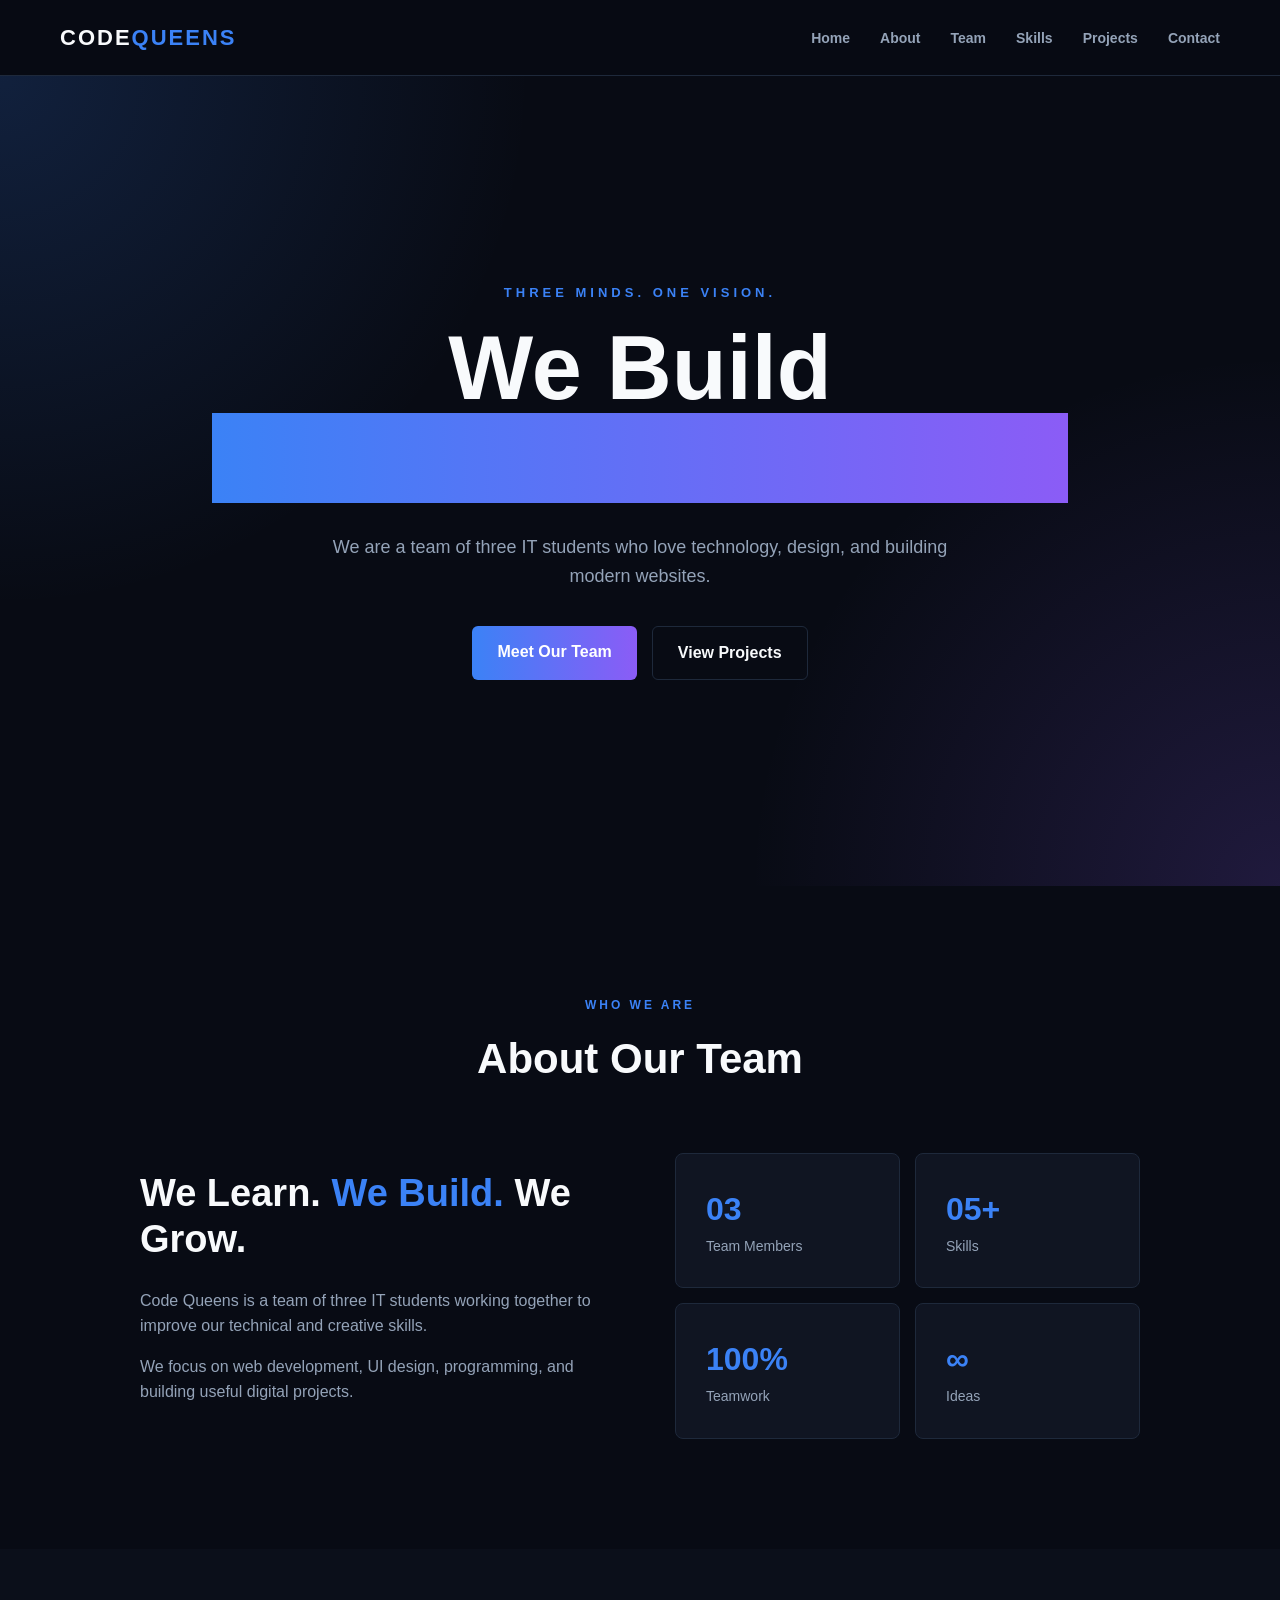
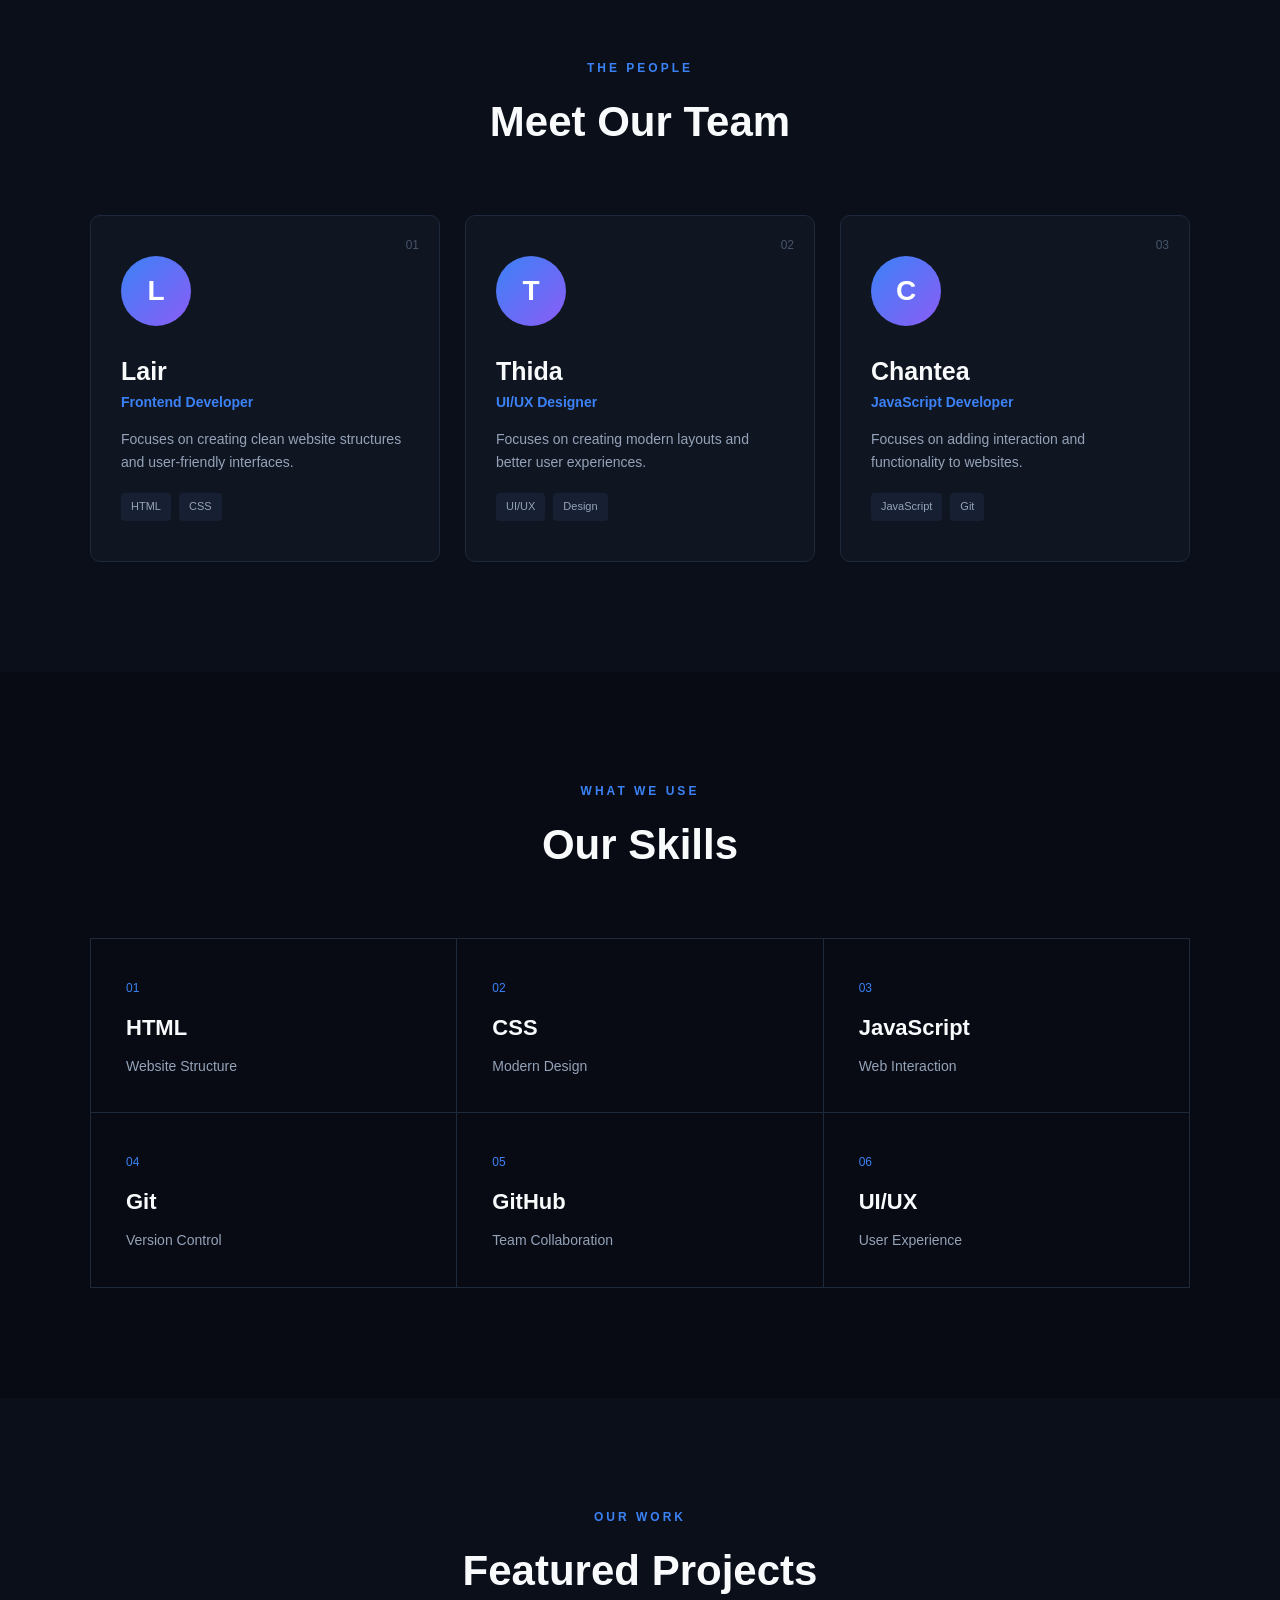
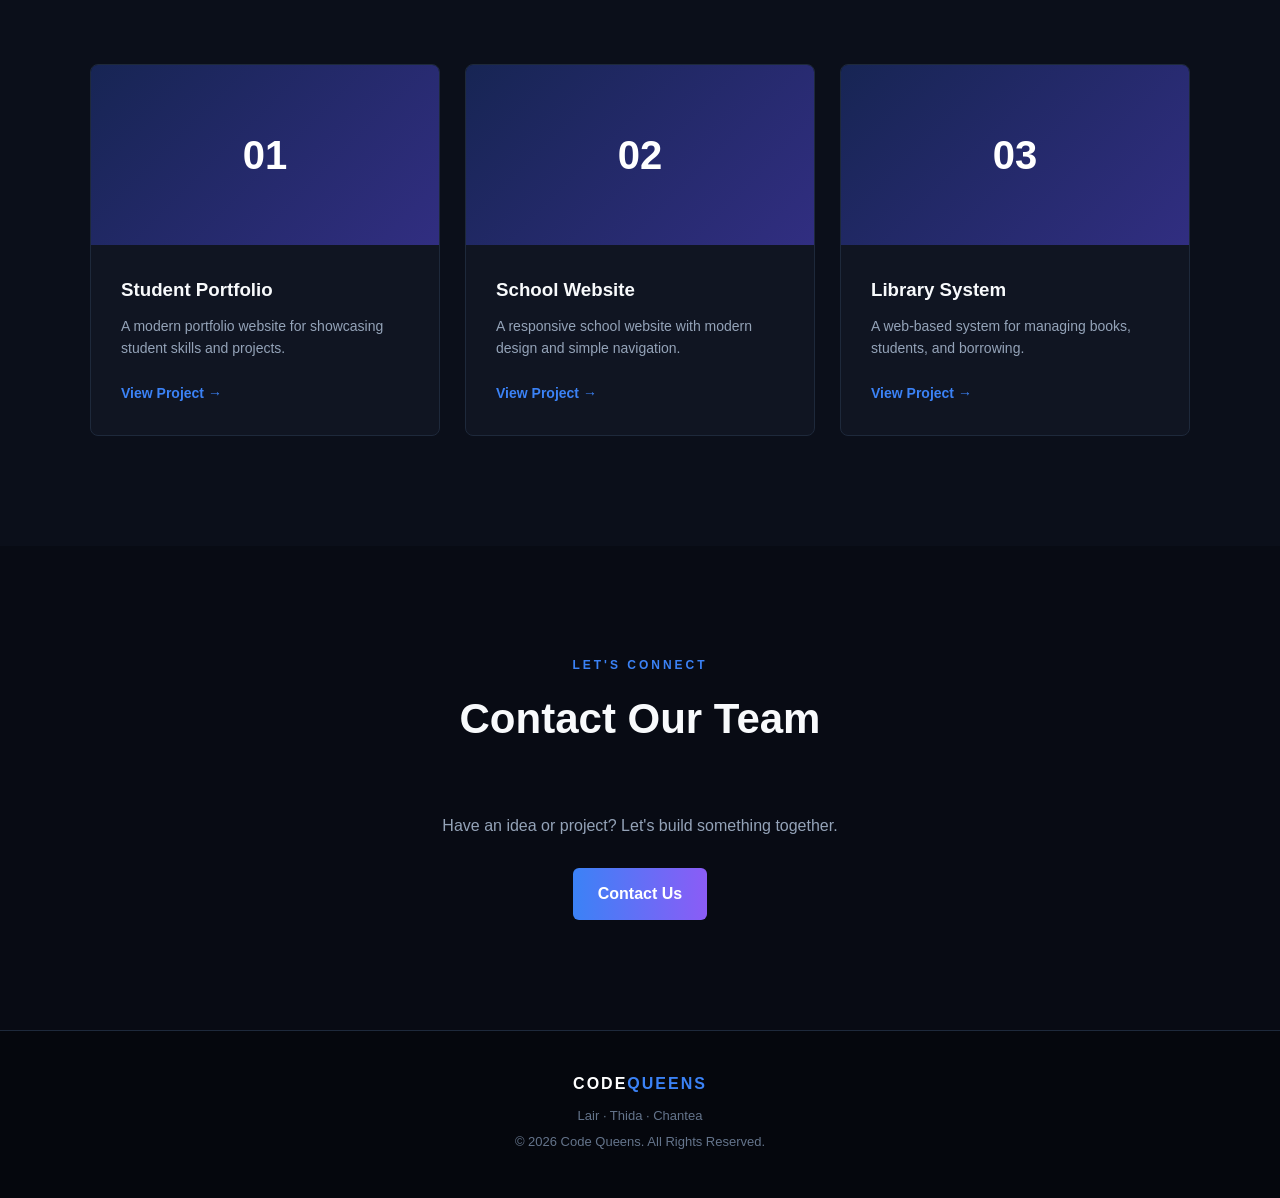
<file: index.html>
<!DOCTYPE html>
<html lang="en">

<head>
    <meta charset="UTF-8">
    <meta name="viewport" content="width=device-width, initial-scale=1.0">

    <title>Code Queens | Digital Team</title>

    <link rel="stylesheet" href="css/style.css">
</head>

<body>

    <!-- ================= NAVBAR ================= -->

    <header>
        <nav class="navbar">

            <a href="#home" class="logo">
                CODE<span>QUEENS</span>
            </a>

            <ul class="nav-links">

                <li>
                    <a href="#home">Home</a>
                </li>

                <li>
                    <a href="#about">About</a>
                </li>

                <li>
                    <a href="#team">Team</a>
                </li>

                <li>
                    <a href="#skills">Skills</a>
                </li>

                <li>
                    <a href="#projects">Projects</a>
                </li>

                <li>
                    <a href="#contact">Contact</a>
                </li>

            </ul>

        </nav>
    </header>


    <!-- ================= HERO ================= -->

    <section id="home" class="hero">

        <div class="hero-content">

            <p class="hero-label">
                THREE MINDS. ONE VISION.
            </p>

            <h1>
                We Build
                <span>Digital Experiences.</span>
            </h1>

            <p class="hero-description">
                We are a team of three IT students who love
                technology, design, and building modern websites.
            </p>

            <div class="hero-buttons">

                <a href="#team" class="btn">
                    Meet Our Team
                </a>

                <a href="#projects" class="btn btn-outline">
                    View Projects
                </a>

            </div>

        </div>

    </section>


    <!-- ================= ABOUT ================= -->

    <section id="about" class="section">

        <div class="section-header">

            <p>WHO WE ARE</p>

            <h2>About Our Team</h2>

        </div>


        <div class="about-container">

            <div class="about-text">

                <h3>
                    We Learn.
                    <span>We Build.</span>
                    We Grow.
                </h3>

                <p>
                    Code Queens is a team of three IT students
                    working together to improve our technical
                    and creative skills.
                </p>

                <p>
                    We focus on web development, UI design,
                    programming, and building useful digital
                    projects.
                </p>

            </div>


            <div class="about-stats">

                <div class="stat">
                    <h3>03</h3>
                    <p>Team Members</p>
                </div>

                <div class="stat">
                    <h3>05+</h3>
                    <p>Skills</p>
                </div>

                <div class="stat">
                    <h3>100%</h3>
                    <p>Teamwork</p>
                </div>

                <div class="stat">
                    <h3>∞</h3>
                    <p>Ideas</p>
                </div>

            </div>

        </div>

    </section>


    <!-- ================= TEAM ================= -->

    <section id="team" class="section dark-section">

        <div class="section-header">

            <p>THE PEOPLE</p>

            <h2>Meet Our Team</h2>

        </div>


        <div class="team-container">

            <!-- Lair -->

            <div class="team-card">

                <div class="member-number">
                    01
                </div>

                <div class="member-avatar">
                    L
                </div>

                <h3>Lair</h3>

                <p class="role">
                    Frontend Developer
                </p>
 <p>
                    Focuses on creating clean website
                    structures and user-friendly interfaces.
                </p>

                <div class="member-skills">

                    <span>HTML</span>
                    <span>CSS</span>

                </div>

            </div>


            <!-- Thida -->

            <div class="team-card">

                <div class="member-number">
                    02
                </div>

                <div class="member-avatar">
                    T
                </div>

                <h3>Thida</h3>

                <p class="role">
                    UI/UX Designer
                </p>

                <p>
                    Focuses on creating modern layouts
                    and better user experiences.
                </p>

                <div class="member-skills">

                    <span>UI/UX</span>
                    <span>Design</span>

                </div>

            </div>


            <!-- Chantea -->

            <div class="team-card">

                <div class="member-number">
                    03
                </div>

                <div class="member-avatar">
                    C
                </div>

                <h3>Chantea</h3>

                <p class="role">
                    JavaScript Developer
                </p>

                <p>
                    Focuses on adding interaction and
                    functionality to websites.
                </p>

                <div class="member-skills">

                    <span>JavaScript</span>
                    <span>Git</span>

                </div>

            </div>

        </div>

    </section>


    <!-- ================= SKILLS ================= -->

    <section id="skills" class="section">

        <div class="section-header">

            <p>WHAT WE USE</p>

            <h2>Our Skills</h2>

        </div>


        <div class="skills-container">

            <div class="skill">
                <span>01</span>
                <h3>HTML</h3>
                <p>Website Structure</p>
            </div>

            <div class="skill">
                <span>02</span>
                <h3>CSS</h3>
                <p>Modern Design</p>
            </div>

            <div class="skill">
                <span>03</span>
                <h3>JavaScript</h3>
                <p>Web Interaction</p>
            </div>

            <div class="skill">
                <span>04</span>
                <h3>Git</h3>
                <p>Version Control</p>
            </div>

            <div class="skill">
                <span>05</span>
                <h3>GitHub</h3>
                <p>Team Collaboration</p>
            </div>

            <div class="skill">
                <span>06</span>
                <h3>UI/UX</h3>
                <p>User Experience</p>
            </div>

        </div>

    </section>


    <!-- ================= PROJECTS ================= -->

    <section id="projects" class="section dark-section">

        <div class="section-header">

            <p>OUR WORK</p>

            <h2>Featured Projects</h2>

        </div>


        <div class="projects-container">

            <div class="project-card">

                <div class="project-top">
                    01
                </div>

                <div class="project-content">

                    <h3>Student Portfolio</h3>

                    <p>
                        A modern portfolio website for
                        showcasing student skills and projects.
                    </p>

                    <a href="#">
                        View Project →
                    </a>

                </div>

            </div>


            <div class="project-card">

                <div class="project-top">
                    02
                </div>

                <div class="project-content">

                    <h3>School Website</h3>
 <p>
                        A responsive school website with
                        modern design and simple navigation.
                    </p>

                    <a href="#">
                        View Project →
                    </a>

                </div>

            </div>


            <div class="project-card">

                <div class="project-top">
                    03
                </div>

                <div class="project-content">

                    <h3>Library System</h3>

                    <p>
                        A web-based system for managing
                        books, students, and borrowing.
                    </p>

                    <a href="#">
                        View Project →
                    </a>

                </div>

            </div>

        </div>

    </section>


    <!-- ================= CONTACT ================= -->

    <section id="contact" class="section contact-section">

        <div class="section-header">

            <p>LET'S CONNECT</p>

            <h2>Contact Our Team</h2>

        </div>


        <div class="contact-content">

            <p>
                Have an idea or project?
                Let's build something together.
            </p>

            <a href="mailto:codequeens@gmail.com" class="btn">
                Contact Us
            </a>

        </div>

    </section>


    <!-- ================= FOOTER ================= -->

    <footer>

        <div class="footer-logo">
            CODE<span>QUEENS</span>
        </div>

        <p>
            Lair · Thida · Chantea
        </p>

        <p>
            © 2026 Code Queens. All Rights Reserved.
        </p>

    </footer>


</body>

</html>
</file>
<file: css/style.css>
/* =========================
   RESET
========================= */

* {
    margin: 0;
    padding: 0;
    box-sizing: border-box;
}

html {
    scroll-behavior: smooth;
}

body {
    font-family: Arial, sans-serif;
    background-color: #080b14;
    color: #e2e8f0;
    line-height: 1.6;
}


/* =========================
   COLORS
========================= */

:root {
    --blue: #3b82f6;
    --purple: #8b5cf6;

    --dark: #080b14;
    --dark-card: #101522;

    --white: #f8fafc;
    --gray: #94a3b8;

    --border: #1e293b;
}


/* =========================
   NAVBAR
========================= */

header {
    position: sticky;
    top: 0;

    z-index: 1000;

    background-color: rgba(8, 11, 20, 0.95);

    border-bottom: 1px solid var(--border);
}

.navbar {
    max-width: 1200px;

    margin: auto;

    padding: 20px;

    display: flex;

    justify-content: space-between;

    align-items: center;
}


.logo {
    color: var(--white);

    text-decoration: none;

    font-size: 22px;

    font-weight: 800;

    letter-spacing: 2px;
}


.logo span {
    color: var(--blue);
}


.nav-links {
    display: flex;

    list-style: none;

    gap: 30px;
}


.nav-links a {
    color: var(--gray);

    text-decoration: none;

    font-size: 14px;

    font-weight: 600;

    transition: 0.3s;
}


.nav-links a:hover {
    color: var(--blue);
}


/* =========================
   HERO
========================= */

.hero {
    min-height: 90vh;

    display: flex;

    align-items: center;

    justify-content: center;

    text-align: center;

    padding: 80px 20px;

    background:
        radial-gradient(
            circle at top left,
            rgba(59, 130, 246, 0.18),
            transparent 35%
        ),
        radial-gradient(
            circle at bottom right,
            rgba(139, 92, 246, 0.18),
            transparent 35%
        );
}


.hero-content {
    max-width: 900px;
}


.hero-label {
    color: var(--blue);

    font-size: 13px;

    font-weight: 700;

    letter-spacing: 4px;

    margin-bottom: 20px;
}


.hero h1 {
    font-size: clamp(45px, 8vw, 90px);

    line-height: 1;

    color: var(--white);

    margin-bottom: 30px;
}


.hero h1 span {
    display: block;

    background: linear-gradient(
        90deg,
        var(--blue),
        var(--purple)
    );



    color: transparent;
}


.hero-description {
    max-width: 650px;

    margin: auto;

    color: var(--gray);

    font-size: 18px;

    margin-bottom: 35px;
}


/* =========================
   BUTTON
========================= */

.hero-buttons {
    display: flex;

    justify-content: center;

    gap: 15px;
}


.btn {
    display: inline-block;

    padding: 13px 25px;

    color: white;

    background: linear-gradient(
        90deg,
        var(--blue),
        var(--purple)
    );

    text-decoration: none;

    border-radius: 6px;

    font-weight: 700;

    transition: 0.3s;
}


.btn:hover {
    transform: translateY(-3px);

    box-shadow:
        0 10px 30px
        rgba(59, 130, 246, 0.25);
}


.btn-outline {
    background: transparent;

    border: 1px solid var(--border);

    color: var(--white);
}


.btn-outline:hover {
    border-color: var(--blue);
}


/* =========================
   SECTION
========================= */

.section {
    max-width: 1200px;

    margin: auto;

    padding: 110px 20px;
}


.dark-section {
    max-width: none;

    background-color: #0b0f1a;
}


.section-header {
    text-align: center;

    margin-bottom: 60px;
}


.section-header p {
    color: var(--blue);

    font-size: 12px;

    font-weight: 700;

    letter-spacing: 3px;

    margin-bottom: 10px;
}


.section-header h2 {
    font-size: 42px;

    color: var(--white);
}


/* =========================
   ABOUT
========================= */

.about-container {
    max-width: 1000px;

    margin: auto;

    display: grid;

    grid-template-columns: 1fr 1fr;

    gap: 70px;

    align-items: center;
}


.about-text h3 {
    font-size: 38px;

    line-height: 1.2;

    color: var(--white);

    margin-bottom: 25px;
}


.about-text h3 span {
    color: var(--blue);
}


.about-text p {
    color: var(--gray);

    margin-bottom: 15px;
}


.about-stats {
    display: grid;

    grid-template-columns: 1fr 1fr;

    gap: 15px;
}


.stat {
    padding: 30px;

    background-color: var(--dark-card);

    border: 1px solid var(--border);

    border-radius: 8px;
}


.stat h3 {
    font-size: 32px;

    color: var(--blue);
}


.stat p {
    color: var(--gray);

    font-size: 14px;
}


/* =========================
   TEAM
========================= */

.team-container {
    max-width: 1100px;

    margin: auto;

    display: grid;

    grid-template-columns: repeat(3, 1fr);

    gap: 25px;
}


.team-card {
    position: relative;

    padding: 40px 30px;

    background-color: var(--dark-card);

    border: 1px solid var(--border);

    border-radius: 10px;

    transition: 0.3s;
}


.team-card:hover {
    transform: translateY(-8px);

    border-color: var(--blue);
}


.member-number {
    position: absolute;

    top: 20px;

    right: 20px;

    color: #475569;

    font-size: 12px;
}


.member-avatar {
    width: 70px;

    height: 70px;

    display: flex;

    align-items: center;

    justify-content: center;

    margin-bottom: 25px;

    border-radius: 50%;

    background: linear-gradient(
        135deg,
        var(--blue),
        var(--purple)
    );

    color: white;

    font-size: 28px;

    font-weight: bold;
}


.team-card h3 {
    color: var(--white);

    font-size: 25px;
}


.role {
    color: var(--blue);

    font-size: 14px;

    font-weight: bold;

    margin-bottom: 15px;
}


.team-card > p:not(.role) {
    color: var(--gray);

    font-size: 14px;

    margin-bottom: 20px;
}


.member-skills {
    display: flex;

    gap: 8px;
}


.member-skills span {
    padding: 5px 10px;

    background-color: #172033;

    color: var(--gray);

    font-size: 11px;

    border-radius: 4px;
}


/* =========================
   SKILLS
========================= */

.skills-container {
    max-width: 1100px;

    margin: auto;

    display: grid;

    grid-template-columns: repeat(3, 1fr);

    border-top: 1px solid var(--border);

    border-left: 1px solid var(--border);
}


.skill {
    padding: 35px;

    border-right: 1px solid var(--border);

    border-bottom: 1px solid var(--border);
}


.skill span {
    color: var(--blue);

    font-size: 12px;
}


.skill h3 {
    color: var(--white);

    font-size: 22px;

    margin: 10px 0;
}


.skill p {
    color: var(--gray);

    font-size: 14px;
}


/* =========================
   PROJECTS
========================= */

.projects-container {
    max-width: 1100px;

    margin: auto;

    display: grid;

    grid-template-columns: repeat(3, 1fr);

    gap: 25px;
}


.project-card {
    background-color: var(--dark-card);

    border: 1px solid var(--border);

    border-radius: 8px;

    overflow: hidden;

    transition: 0.3s;
}


.project-card:hover {
    transform: translateY(-8px);

    border-color: var(--blue);
}


.project-top {
    height: 180px;

    display: flex;

    align-items: center;

    justify-content: center;

    background: linear-gradient(
        135deg,
        #172554,
        #312e81
    );

    color: white;

    font-size: 40px;

    font-weight: 800;
}


.project-content {
    padding: 30px;
}


.project-content h3 {
    color: var(--white);

    margin-bottom: 10px;
}


.project-content p {
    color: var(--gray);

    font-size: 14px;

    margin-bottom: 20px;
}


.project-content a {
    color: var(--blue);

    text-decoration: none;

    font-weight: bold;

    font-size: 14px;
}


/* =========================
   CONTACT
========================= */

.contact-section {
    text-align: center;
}


.contact-content {
    max-width: 600px;

    margin: auto;
}


.contact-content p {
    color: var(--gray);

    margin-bottom: 30px;
}


/* =========================
   FOOTER
========================= */

footer {
    padding: 40px 20px;

    text-align: center;

    background-color: #05070d;

    border-top: 1px solid var(--border);
}


.footer-logo {
    color: white;

    font-weight: 800;

    letter-spacing: 2px;

    margin-bottom: 10px;
}


.footer-logo span {
    color: var(--blue);
}


footer p {
    color: #64748b;

    font-size: 13px;

    margin: 5px;
}


/* =========================
   RESPONSIVE
========================= */

@media (max-width: 800px) {

    .navbar {
        flex-direction: column;

        gap: 20px;
    }


    .nav-links {
        gap: 15px;

        flex-wrap: wrap;

        justify-content: center;
    }


    .hero {
        min-height: 80vh;
    }


    .hero-buttons {
        flex-direction: column;

        align-items: center;
    }


    .about-container {
        grid-template-columns: 1fr;
    }


    .team-container {
        grid-template-columns: 1fr;
    }


    .skills-container {
        grid-template-columns: 1fr;
    }


    .projects-container {
        grid-template-columns: 1fr;
    }

}
</file>
